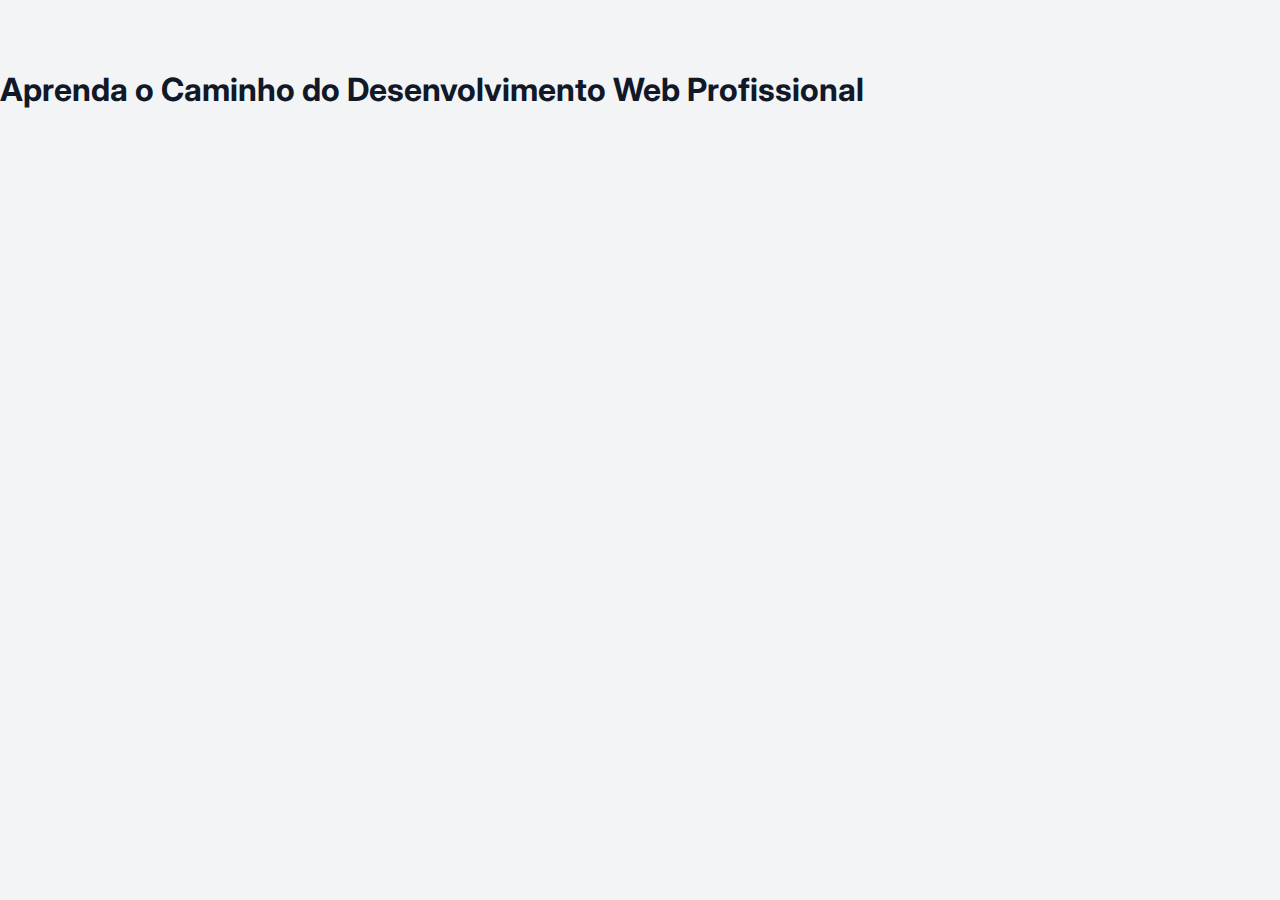
<file: index.html>
<!DOCTYPE html>
<html lang="pt-BR">
<head>
    <meta charset="UTF-8">
    <meta name="viewport" content="width=device-width, initial-scale=1.0">
    
    <title>Guia Profissional de Desenvolvimento Web</title>

    <link rel="preconnect" href="https://fonts.googleapis.com">
    <link rel="preconnect" href="https://fonts.gstatic.com" crossorigin>
    <link href="https://fonts.googleapis.com/css2?family=Inter:wght@400;700&family=Poppins:wght@600;700&display=swap" rel="stylesheet">
    
    <link rel="stylesheet" href="css/styles.css">
    
    <script src="js/app.js" defer></script>
</head>
<body>
    <header>
    </header>

    <main>
        <h1>Aprenda o Caminho do Desenvolvimento Web Profissional</h1>
    </main>

    <footer>
    </footer>
</body>
</html>
</file>
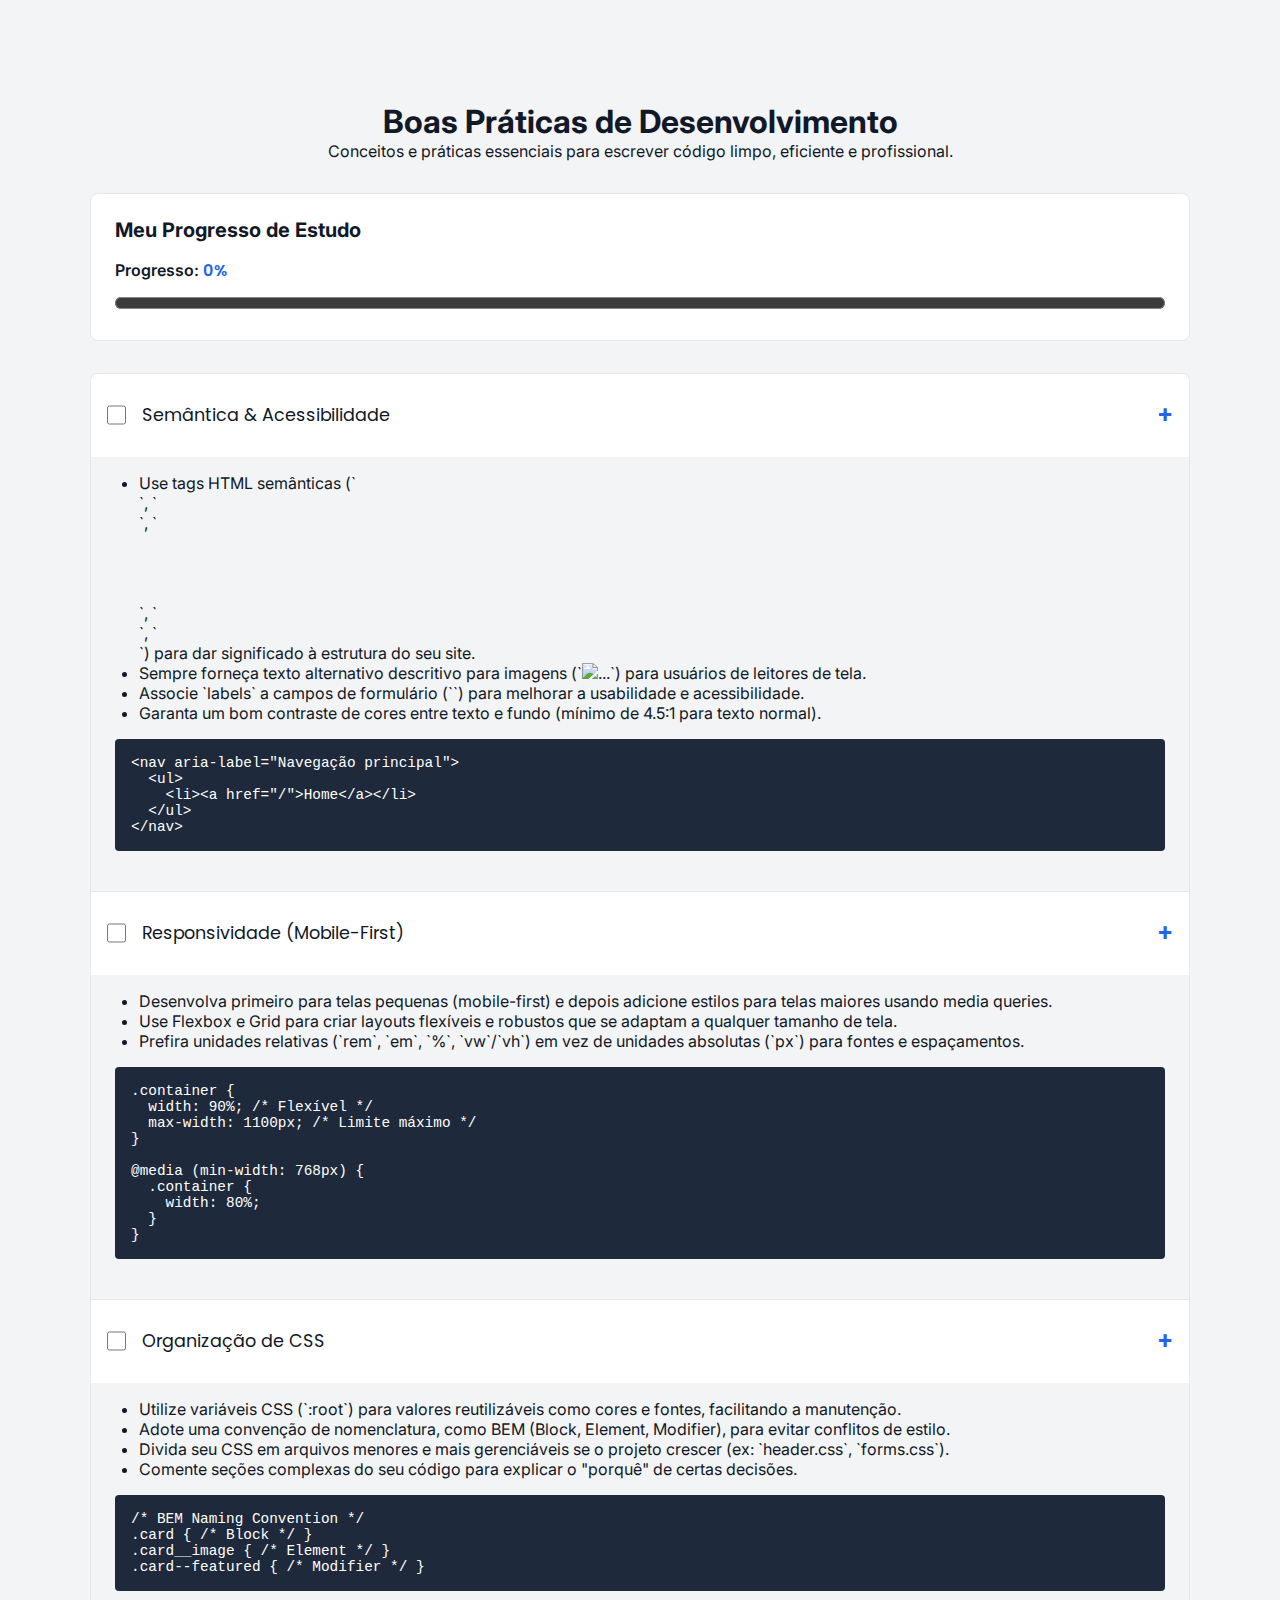
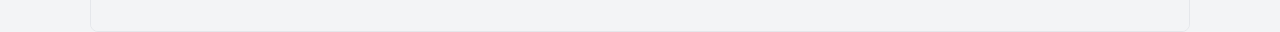
<file: boas-praticas.html>
<!DOCTYPE html>
<html lang="pt-BR">
<head>
    <meta charset="UTF-8">
    <meta name="viewport" content="width=device-width, initial-scale=1.0">
    
    <title>Boas Práticas - Guia Profissional</title>

    <link rel="preconnect" href="https://fonts.googleapis.com">
    <link rel="preconnect" href="https://fonts.gstatic.com" crossorigin>
    <link href="https://fonts.googleapis.com/css2?family=Inter:wght@400;700&family=Poppins:wght@600;700&display=swap" rel="stylesheet">
    
    <link rel="stylesheet" href="css/styles.css">
    
    <script src="js/app.js" defer></script>
</head>
<body>
    <header>
    </header>

    <main>
        <div class="container">
            <section class="page-intro">
                <h1>Boas Práticas de Desenvolvimento</h1>
                <p>Conceitos e práticas essenciais para escrever código limpo, eficiente e profissional.</p>
            </section>

            <section class="progress-section">
                <h2>Meu Progresso de Estudo</h2>
                <div class="progress-bar-container">
                    <label for="learning-progress">Progresso: <span id="progress-text">0%</span></label>
                    <progress id="learning-progress" max="100" value="0"></progress>
                </div>
            </section>

            <section class="accordion">
                
                <div class="accordion-item">
                    <div class="accordion-item-header">
                        <input type="checkbox" id="check-semantica" class="progress-checkbox" data-item="semantica">
                        <label for="check-semantica" class="sr-only">Marcar Semântica e Acessibilidade como concluído</label>
                        <button class="accordion-btn" aria-expanded="false" aria-controls="content-semantica">
                            Semântica & Acessibilidade
                            <span class="accordion-icon">+</span>
                        </button>
                    </div>
                    <div id="content-semantica" class="accordion-content" hidden>
                        <ul>
                            <li>Use tags HTML semânticas (`<header>`, `<nav>`, `<main>`, `<section>`, `<article>`) para dar significado à estrutura do seu site.</li>
                            <li>Sempre forneça texto alternativo descritivo para imagens (`<img alt="...">`) para usuários de leitores de tela.</li>
                            <li>Associe `labels` a campos de formulário (`<label for="id">`) para melhorar a usabilidade e acessibilidade.</li>
                            <li>Garanta um bom contraste de cores entre texto e fundo (mínimo de 4.5:1 para texto normal).</li>
                        </ul>
                        <div class="code-block">
                            <pre><code>&lt;nav aria-label="Navegação principal"&gt;
  &lt;ul&gt;
    &lt;li&gt;&lt;a href="/"&gt;Home&lt;/a&gt;&lt;/li&gt;
  &lt;/ul&gt;
&lt;/nav&gt;</code></pre>
                        </div>
                    </div>
                </div>

                <div class="accordion-item">
                    <div class="accordion-item-header">
                        <input type="checkbox" id="check-responsividade" class="progress-checkbox" data-item="responsividade">
                        <label for="check-responsividade" class="sr-only">Marcar Responsividade como concluído</label>
                        <button class="accordion-btn" aria-expanded="false" aria-controls="content-responsividade">
                            Responsividade (Mobile-First)
                            <span class="accordion-icon">+</span>
                        </button>
                    </div>
                    <div id="content-responsividade" class="accordion-content" hidden>
                        <ul>
                            <li>Desenvolva primeiro para telas pequenas (mobile-first) e depois adicione estilos para telas maiores usando media queries.</li>
                            <li>Use Flexbox e Grid para criar layouts flexíveis e robustos que se adaptam a qualquer tamanho de tela.</li>
                            <li>Prefira unidades relativas (`rem`, `em`, `%`, `vw`/`vh`) em vez de unidades absolutas (`px`) para fontes e espaçamentos.</li>
                        </ul>
                        <div class="code-block">
                            <pre><code>.container {
  width: 90%; /* Flexível */
  max-width: 1100px; /* Limite máximo */
}

@media (min-width: 768px) {
  .container {
    width: 80%;
  }
}</code></pre>
                        </div>
                    </div>
                </div>

                <div class="accordion-item">
                    <div class="accordion-item-header">
                         <input type="checkbox" id="check-css" class="progress-checkbox" data-item="css">
                        <label for="check-css" class="sr-only">Marcar Organização de CSS como concluído</label>
                        <button class="accordion-btn" aria-expanded="false" aria-controls="content-css">
                            Organização de CSS
                            <span class="accordion-icon">+</span>
                        </button>
                    </div>
                    <div id="content-css" class="accordion-content" hidden>
                        <ul>
                            <li>Utilize variáveis CSS (`:root`) para valores reutilizáveis como cores e fontes, facilitando a manutenção.</li>
                            <li>Adote uma convenção de nomenclatura, como BEM (Block, Element, Modifier), para evitar conflitos de estilo.</li>
                            <li>Divida seu CSS em arquivos menores e mais gerenciáveis se o projeto crescer (ex: `header.css`, `forms.css`).</li>
                            <li>Comente seções complexas do seu código para explicar o "porquê" de certas decisões.</li>
                        </ul>
                        <div class="code-block">
                            <pre><code>/* BEM Naming Convention */
.card { /* Block */ }
.card__image { /* Element */ }
.card--featured { /* Modifier */ }
</code></pre>
                        </div>
                    </div>
                </div>
            
            </section>
        </div>
    </main>

    <footer>
    </footer>
</body>
</html>
</file>
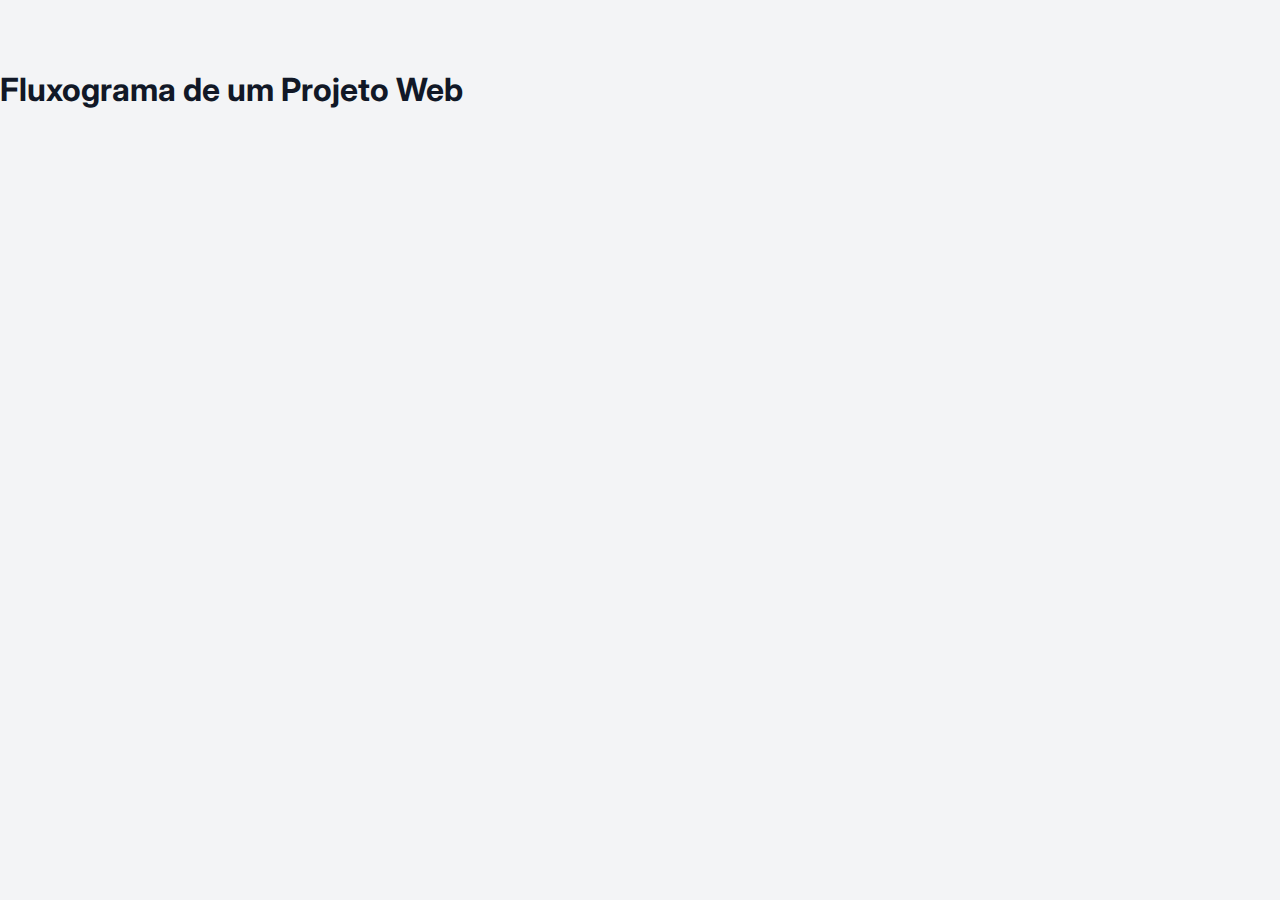
<file: fluxo.html>
<!DOCTYPE html>
<html lang="pt-BR">
<head>
    <meta charset="UTF-8">
    <meta name="viewport" content="width=device-width, initial-scale=1.0">
    
    <title>Fluxo de Projeto - Guia Profissional</title>

    <link rel="preconnect" href="https://fonts.googleapis.com">
    <link rel="preconnect" href="https://fonts.gstatic.com" crossorigin>
    <link href="https://fonts.googleapis.com/css2?family=Inter:wght@400;700&family=Poppins:wght@600;700&display=swap" rel="stylesheet">
    
    <link rel="stylesheet" href="css/styles.css">
    
    <script src="js/app.js" defer></script>
</head>
<body>
    <header>
    </header>

    <main>
        <h1>Fluxograma de um Projeto Web</h1>
    </main>

    <footer>
    </footer>
</body>
</html>
</file>
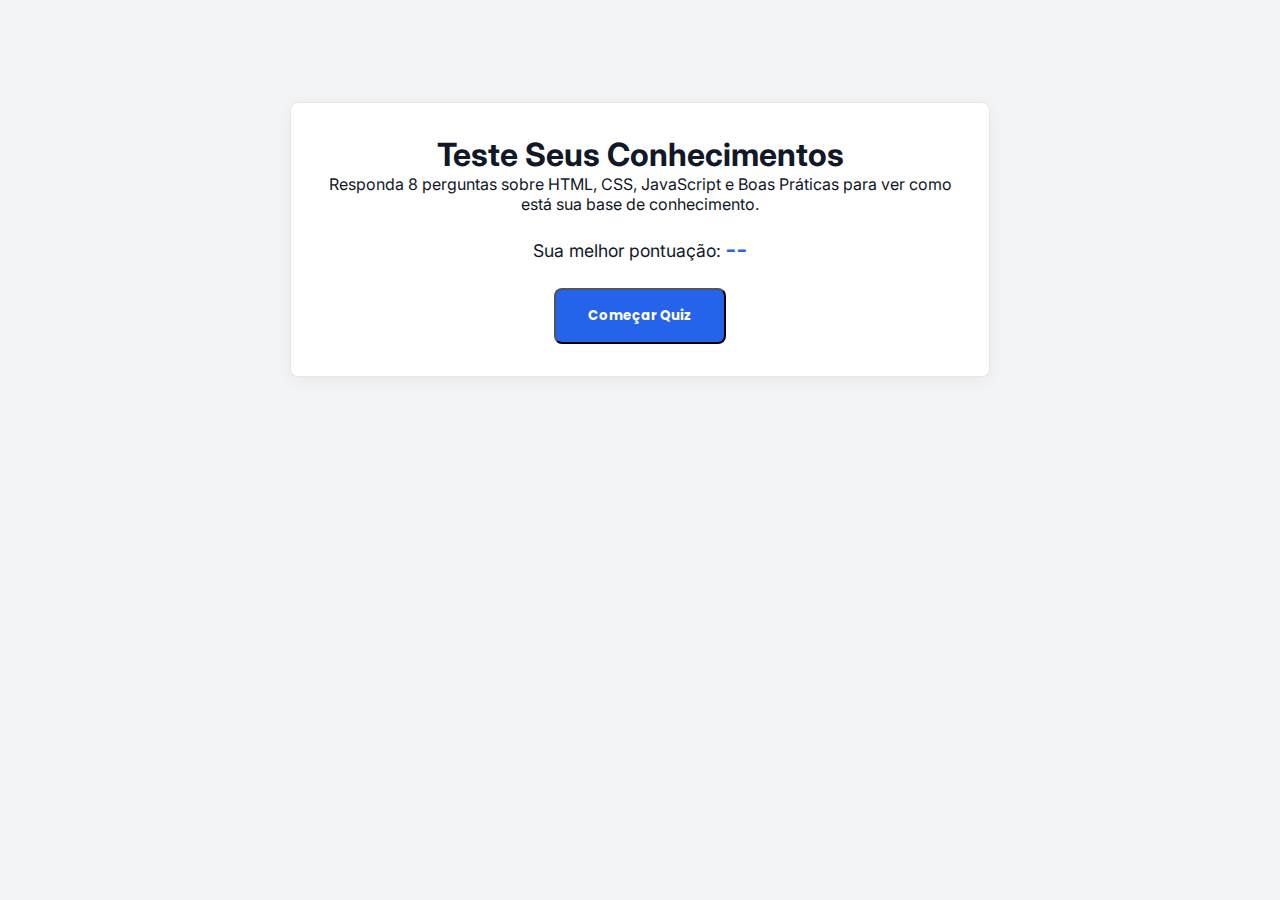
<file: quiz.html>
<!DOCTYPE html>
<html lang="pt-BR">
<head>
    <meta charset="UTF-8">
    <meta name="viewport" content="width=device-width, initial-scale=1.0">
    
    <title>Quiz - Guia Profissional</title>

    <link rel="preconnect" href="https://fonts.googleapis.com">
    <link rel="preconnect" href="https://fonts.gstatic.com" crossorigin>
    <link href="https://fonts.googleapis.com/css2?family=Inter:wght@400;700&family=Poppins:wght@600;700&display=swap" rel="stylesheet">
    
    <link rel="stylesheet" href="css/styles.css">
    
    <script src="js/app.js" defer></script>
</head>
<body>
    <header>
    </header>

    <main>
        <div class="container">
            <div class="quiz-container">
                <div id="quiz-start">
                    <h1>Teste Seus Conhecimentos</h1>
                    <p>Responda 8 perguntas sobre HTML, CSS, JavaScript e Boas Práticas para ver como está sua base de conhecimento.</p>
                    <p class="best-score-display">Sua melhor pontuação: <strong id="best-score-start">--</strong></p>
                    <button id="start-quiz-btn" class="btn-cta">Começar Quiz</button>
                </div>

                <div id="quiz-question-screen" hidden>
                    <div class="quiz-header">
                        <p>Questão <span id="question-number">1</span> de <span id="total-questions">8</span></p>
                    </div>
                    <h2 id="question-text">Qual tag HTML é usada para criar um link?</h2>
                    <div id="answer-options" class="answer-options">
                    </div>
                    <button id="next-question-btn" class="btn-cta" disabled>Próxima Questão</button>
                    <p id="feedback-text" class="feedback"></p>
                </div>

                <div id="quiz-results" hidden>
                    <h1>Quiz Finalizado!</h1>
                    <p class="final-score-text">Você acertou <strong id="final-score">0</strong> de <strong id="total-questions-results">8</strong> questões.</p>
                    <p class="best-score-display">Sua melhor pontuação de todos os tempos é: <strong id="best-score-end">--</strong></p>
                    <button id="restart-quiz-btn" class="btn-cta">Tentar Novamente</button>
                    <div class="explanations-container">
                        <h2>Revisão das Respostas</h2>
                        <div id="answer-explanations">
                        </div>
                    </div>
                </div>
            </div>
        </div>
    </main>

    <footer>
    </footer>
</body>
</html>
</file>
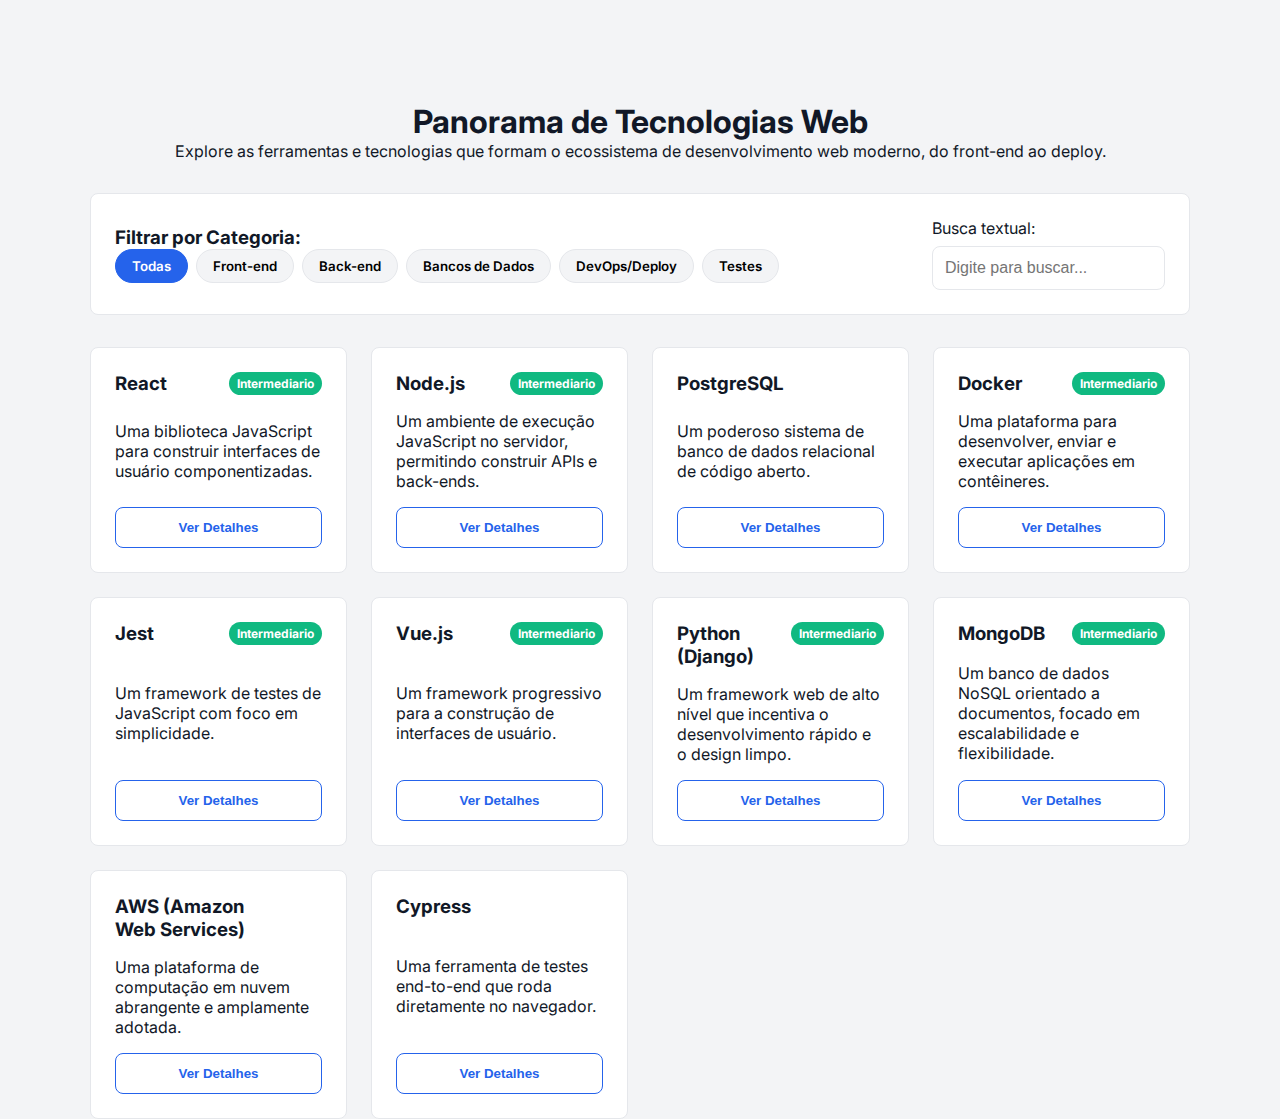
<file: tecnologias.html>
<!DOCTYPE html>
<html lang="pt-BR">
<head>
    <meta charset="UTF-8">
    <meta name="viewport" content="width=device-width, initial-scale=1.0">
    
    <title>Tecnologias Web - Guia Profissional</title>

    <link rel="preconnect" href="https://fonts.googleapis.com">
    <link rel="preconnect" href="https://fonts.gstatic.com" crossorigin>
    <link href="https://fonts.googleapis.com/css2?family=Inter:wght@400;700&family=Poppins:wght@600;700&display=swap" rel="stylesheet">
    
    <link rel="stylesheet" href="css/styles.css">
    
    <script src="js/app.js" defer></script>
</head>
<body>
    <header>
    </header>

    <main>
        <div class="container">
            <section class="page-intro">
                <h1>Panorama de Tecnologias Web</h1>
                <p>Explore as ferramentas e tecnologias que formam o ecossistema de desenvolvimento web moderno, do front-end ao deploy.</p>
            </section>

            <section class="filtering-tools" aria-labelledby="filter-title">
                <h2 id="filter-title" class="sr-only">Ferramentas de Filtragem</h2>
                <div class="filters-container">
                    <h3>Filtrar por Categoria:</h3>
                    <div class="filter-buttons">
                        <button class="filter-btn active" data-category="all">Todas</button>
                        <button class="filter-btn" data-category="frontend">Front-end</button>
                        <button class="filter-btn" data-category="backend">Back-end</button>
                        <button class="filter-btn" data-category="database">Bancos de Dados</button>
                        <button class="filter-btn" data-category="devops">DevOps/Deploy</button>
                        <button class="filter-btn" data-category="testing">Testes</button>
                    </div>
                </div>
                <div class="search-container">
                    <label for="search-input">Busca textual:</label>
                    <input type="search" id="search-input" placeholder="Digite para buscar...">
                </div>
            </section>

            <section class="tech-grid-section" aria-live="polite">
                <div id="tech-grid" class="tech-grid">
                    <article class="tech-card" data-category="frontend">
                        <div class="card-header">
                            <h3>React</h3>
                            <span class="badge" data-level="intermediario">Intermediário</span>
                        </div>
                        <p>Uma biblioteca JavaScript para construir interfaces de usuário.</p>
                        <button class="details-btn" data-tech="react">Ver Detalhes</button>
                    </article>
                    
                    <article class="tech-card" data-category="backend">
                        <div class="card-header">
                            <h3>Node.js</h3>
                            <span class="badge" data-level="intermediario">Intermediário</span>
                        </div>
                        <p>Um ambiente de execução JavaScript no servidor.</p>
                        <button class="details-btn" data-tech="nodejs">Ver Detalhes</button>
                    </article>

                    <article class="tech-card" data-category="database">
                         <div class="card-header">
                            <h3>PostgreSQL</h3>
                            <span class="badge" data-level="avancado">Avançado</span>
                        </div>
                        <p>Um poderoso sistema de banco de dados relacional de código aberto.</p>
                        <button class="details-btn" data-tech="postgresql">Ver Detalhes</button>
                    </article>
                </div>
                 <p id="no-results" class="no-results-message" style="display: none;">Nenhuma tecnologia encontrada com os critérios selecionados.</p>
            </section>
        </div>

        <div id="tech-modal" class="modal-overlay" role="dialog" aria-modal="true" aria-labelledby="modal-title" style="display: none;">
            <div class="modal-content">
                <button id="close-modal" class="close-btn" aria-label="Fechar modal">&times;</button>
                <h2 id="modal-title">Nome da Tecnologia</h2>
                <p id="modal-description">Descrição completa sobre para que serve.</p>
                
                <div class="pros-cons">
                    <div>
                        <h3>Prós</h3>
                        <ul id="modal-pros"></ul>
                    </div>
                    <div>
                        <h3>Contras</h3>
                        <ul id="modal-cons"></ul>
                    </div>
                </div>

                <h3>Quando escolher <span id="modal-tech-name">X</span>?</h3>
                <ul id="modal-when-to-choose"></ul>

                <a href="#" id="modal-link" target="_blank" rel="noopener noreferrer">Link Oficial</a>
            </div>
        </div>
    </main>

    <footer>
    </footer>
</body>
</html>
</file>
<file: css/styles.css>
/* === FONTES E ESTILOS GLOBAIS === */
@import url('https://fonts.googleapis.com/css2?family=Inter:wght@400;700&family=Poppins:wght@600;700&display=swap');

:root {
  /* Paleta de Cores */
  --cor-primaria: #2563EB;
  --cor-secundaria: #10B981;
  --cor-texto: #111827;
  --cor-fundo-claro: #F3F4F6;
  --cor-bordas: #E5E7EB;
  --cor-branco: #FFFFFF;

  /* Tipografia */
  --fonte-titulos: 'Poppins', sans-serif;
  --fonte-texto: 'Inter', sans-serif;

  /* Espaçamento */
  --header-height: 70px;
}

* {
  margin: 0;
  padding: 0;
  box-sizing: border-box;
}

html {
  scroll-behavior: smooth;
}

body {
  font-family: var(--fonte-texto);
  color: var(--cor-texto);
  background-color: var(--cor-fundo-claro);
  -webkit-font-smoothing: antialiased;
}

.container {
  width: 90%;
  max-width: 1100px;
  margin: 0 auto;
}

/* === HEADER === */
.site-header {
  background-color: var(--cor-branco);
  border-bottom: 1px solid var(--cor-bordas);
  height: var(--header-height);
  position: fixed;
  top: 0;
  left: 0;
  width: 100%;
  z-index: 1000;
}

.site-header .container {
  display: flex;
  justify-content: space-between;
  align-items: center;
  height: 100%;
}

.logo-text {
  font-family: var(--fonte-titulos);
  font-weight: 700;
  font-size: 1.25rem;
  color: var(--cor-primaria);
  text-decoration: none;
}

/* Esconde o menu principal no mobile */
.main-nav .menu {
  display: none;
}

/* Estilo do botão hambúrguer */
.menu-hamburguer {
  background: none;
  border: none;
  cursor: pointer;
  display: flex;
  flex-direction: column;
  gap: 5px;
  padding: 5px;
}

.menu-hamburguer span {
  display: block;
  width: 25px;
  height: 3px;
  background-color: var(--cor-texto);
}

/* === MAIN CONTENT === */
main {
  padding-top: var(--header-height);
}

/* Seção Hero */
.hero {
  text-align: center;
  padding: 4rem 0;
  background-color: var(--cor-branco);
}

.hero h2 {
  font-size: 2rem;
  margin-bottom: 1rem;
  color: var(--cor-texto);
  max-width: 600px;
  margin-left: auto;
  margin-right: auto;
}

.hero p {
  font-size: 1.1rem;
  margin-bottom: 2rem;
  max-width: 500px;
  margin-left: auto;
  margin-right: auto;
}

.btn-cta {
  background-color: var(--cor-primaria);
  color: var(--cor-branco);
  padding: 1rem 2rem;
  border-radius: 8px;
  text-decoration: none;
  font-weight: 700;
  font-family: var(--fonte-titulos);
  transition: background-color 0.3s ease;
}

.btn-cta:hover {
  background-color: #1D4ED8;
}

/* Seção de Definições */
.definitions-section {
  padding: 4rem 0;
}

.definitions-section h2 {
  text-align: center;
  font-size: 1.75rem;
  margin-bottom: 3rem;
  color: var(--cor-texto);
}

.cards-container {
  display: grid;
  grid-template-columns: 1fr;
  gap: 2rem;
}

.card {
  background-color: var(--cor-branco);
  border: 1px solid var(--cor-bordas);
  border-radius: 8px;
  padding: 1.5rem;
  box-shadow: 0 4px 6px rgba(0,0,0,0.05);
}

.card h3 {
  margin-bottom: 1rem;
  font-size: 1.25rem;
}

.card p {
  margin-bottom: 1rem;
}

.code-block {
  background-color: #1E293B;
  color: var(--cor-branco);
  padding: 1rem;
  border-radius: 4px;
  margin-bottom: 1rem;
  font-family: 'Courier New', Courier, monospace;
  font-size: 0.9rem;
  overflow-x: auto;
}

/* === FOOTER === */
.site-footer {
  background-color: var(--cor-texto);
  color: var(--cor-fundo-claro);
  padding: 3rem 0;
  text-align: center;
}

.site-footer .container {
  display: flex;
  flex-direction: column;
  gap: 2rem;
}

.footer-links h4 {
  font-family: var(--fonte-titulos);
  margin-bottom: 1rem;
  color: var(--cor-branco);
}

.footer-links ul {
  list-style-type: none;
}

.footer-links ul li a {
  color: var(--cor-bordas);
  text-decoration: none;
  padding: 0.25rem 0;
  display: inline-block;
}

.footer-links ul li a:hover {
  color: var(--cor-secundaria);
}

.footer-credits p {
  font-size: 0.9rem;
  color: var(--cor-bordas);
}

/* === MEDIA QUERIES - A partir de 768px (tablets e desktops) === */
@media (min-width: 768px) {
  /* Header */
  .menu-hamburguer {
    display: none;
  }

  .main-nav .menu {
    display: flex;
    list-style-type: none;
    gap: 1.5rem;
  }

  .main-nav .menu a {
    text-decoration: none;
    color: var(--cor-texto);
    font-weight: 600;
    position: relative;
    padding: 0.5rem 0;
  }
  
  .main-nav .menu a::after {
    content: '';
    position: absolute;
    bottom: 0;
    left: 0;
    width: 0;
    height: 2px;
    background-color: var(--cor-primaria);
    transition: width 0.3s ease;
  }

  .main-nav .menu a:hover::after {
    width: 100%;
  }

  /* Cards */
  .cards-container {
    grid-template-columns: repeat(3, 1fr);
  }

  /* Footer */
  .site-footer .container {
    flex-direction: row;
    justify-content: space-between;
    text-align: left;
  }
}

/* === ESTILOS DO MENU MOBILE ATIVO === */
.main-nav .menu.active {
    display: flex;
    flex-direction: column;
    position: absolute;
    top: var(--header-height);
    right: 0;
    background-color: var(--cor-branco);
    width: 80%;
    max-width: 300px;
    height: calc(100vh - var(--header-height));
    padding: 2rem;
    box-shadow: -5px 0px 15px rgba(0,0,0,0.1);
    animation: slideIn 0.3s ease-in-out;
}

.main-nav .menu.active li {
    width: 100%;
    text-align: center;
    padding: 1rem 0;
}

.main-nav .menu.active a {
    color: var(--cor-texto);
    font-size: 1.2rem;
}

/* Animação para o menu surgir */

/* =================================== */
/* === PÁGINA BOAS PRÁTICAS === */
/* =================================== */

.progress-section {
  background-color: var(--cor-branco);
  padding: 1.5rem;
  border-radius: 8px;
  border: 1px solid var(--cor-bordas);
  margin-bottom: 2rem;
}

.progress-section h2 {
    margin-bottom: 1rem;
    font-size: 1.25rem;
}

.progress-bar-container label {
    font-weight: 600;
    margin-bottom: 0.5rem;
    display: block;
}

#progress-text {
    font-family: var(--fonte-titulos);
    color: var(--cor-primaria);
}

progress#learning-progress {
  width: 100%;
  height: 1.5rem;
  accent-color: var(--cor-secundaria); /* Maneira moderna de colorir */
  
  /* Fallback para navegadores mais antigos */
  color: var(--cor-secundaria);
}

/* Customização para Chrome/Safari */
progress#learning-progress::-webkit-progress-bar {
  background-color: var(--cor-fundo-claro);
  border-radius: 8px;
}
progress#learning-progress::-webkit-progress-value {
  background-color: var(--cor-secundaria);
  border-radius: 8px;
  transition: width 0.3s ease;
}

/* Customização para Firefox */
progress#learning-progress::-moz-progress-bar {
  background-color: var(--cor-secundaria);
  border-radius: 8px;
}

.accordion {
  border: 1px solid var(--cor-bordas);
  border-radius: 8px;
  overflow: hidden; /* Garante que os cantos arredondados funcionem nos itens */
}

.accordion-item {
  border-bottom: 1px solid var(--cor-bordas);
}
.accordion-item:last-child {
  border-bottom: none;
}

.accordion-item-header {
    display: flex;
    align-items: center;
    gap: 1rem;
    padding: 0 1rem;
    background-color: var(--cor-branco);
}

.progress-checkbox {
    width: 20px;
    height: 20px;
    accent-color: var(--cor-primaria);
}

.accordion-btn {
  background: none;
  border: none;
  cursor: pointer;
  padding: 1.5rem 0;
  width: 100%;
  text-align: left;
  font-family: var(--fonte-titulos);
  font-size: 1.1rem;
  color: var(--cor-texto);
  display: flex;
  justify-content: space-between;
  align-items: center;
}

.accordion-icon {
  font-size: 1.5rem;
  font-weight: 600;
  color: var(--cor-primaria);
  transition: transform 0.3s ease;
}

/* Estilo do botão quando o conteúdo está expandido */
.accordion-btn[aria-expanded="true"] .accordion-icon {
    transform: rotate(45deg);
}
.accordion-btn[aria-expanded="true"] {
    color: var(--cor-primaria);
}

.accordion-content {
  padding: 0 1.5rem 1.5rem 1.5rem;
  background-color: var(--cor-fundo-claro);
  display: grid;
  grid-template-rows: 0fr; /* Truque para animação: começa com 0 frações de altura */
  transition: grid-template-rows 0.3s ease-out;
}

.accordion-content > div {
    overflow: hidden; /* Essencial para o truque de animação funcionar */
}

/* Estilo do conteúdo quando está visível */
.accordion-content:not([hidden]) {
    grid-template-rows: 1fr; /* Quando não está escondido, ocupa 1 fração de altura */
}

.accordion-content ul {
    margin: 1rem 0;
    padding-left: 1.5rem;
}
@keyframes slideIn {
    from {
        transform: translateX(100%);
    }
    to {
        transform: translateX(0);
    }
}

/* =================================== */
/* === PÁGINA TECNOLOGIAS === */
/* =================================== */

/* Classe de acessibilidade para esconder visualmente */
.sr-only {
  position: absolute;
  width: 1px;
  height: 1px;
  padding: 0;
  margin: -1px;
  overflow: hidden;
  clip: rect(0, 0, 0, 0);
  white-space: nowrap;
  border-width: 0;
}

.page-intro {
  text-align: center;
  padding: 2rem 0;
}

.filtering-tools {
  background-color: var(--cor-branco);
  padding: 1.5rem;
  border-radius: 8px;
  border: 1px solid var(--cor-bordas);
  margin-bottom: 2rem;
  display: flex;
  flex-direction: column;
  gap: 1.5rem;
}

.filter-buttons {
  display: flex;
  flex-wrap: wrap;
  gap: 0.5rem;
}

.filter-btn {
  background-color: var(--cor-fundo-claro);
  border: 1px solid var(--cor-bordas);
  border-radius: 20px;
  padding: 0.5rem 1rem;
  font-family: var(--fonte-texto);
  font-weight: 600;
  cursor: pointer;
  transition: all 0.2s ease;
}

.filter-btn:hover {
  background-color: var(--cor-bordas);
}

.filter-btn.active {
  background-color: var(--cor-primaria);
  color: var(--cor-branco);
  border-color: var(--cor-primaria);
}

.search-container {
  display: flex;
  flex-direction: column;
  gap: 0.5rem;
}

#search-input {
  width: 100%;
  padding: 0.75rem;
  border: 1px solid var(--cor-bordas);
  border-radius: 8px;
  font-size: 1rem;
}

.tech-grid {
  display: grid;
  grid-template-columns: 1fr;
  gap: 1.5rem;
}

.tech-card {
  background-color: var(--cor-branco);
  border: 1px solid var(--cor-bordas);
  border-radius: 8px;
  padding: 1.5rem;
  display: flex;
  flex-direction: column;
  justify-content: space-between;
}

.tech-card .card-header {
  display: flex;
  justify-content: space-between;
  align-items: flex-start;
  margin-bottom: 1rem;
}

.tech-card h3 {
  margin-bottom: 0;
}

.badge {
  font-size: 0.75rem;
  font-weight: 700;
  padding: 0.25rem 0.5rem;
  border-radius: 12px;
  color: var(--cor-branco);
  text-transform: capitalize;
}

.badge[data-level="básico"] { background-color: #3B82F6; } /* Azul */
.badge[data-level="intermediario"] { background-color: var(--cor-secundaria); } /* Verde */
.badge[data-level="avançado"] { background-color: #EF4444; } /* Vermelho */

.details-btn {
  background-color: transparent;
  border: 1px solid var(--cor-primaria);
  color: var(--cor-primaria);
  padding: 0.75rem;
  border-radius: 8px;
  cursor: pointer;
  font-weight: 600;
  margin-top: 1rem;
  transition: all 0.2s ease;
}

.details-btn:hover {
  background-color: var(--cor-primaria);
  color: var(--cor-branco);
}

.no-results-message {
    text-align: center;
    padding: 2rem;
    font-weight: 600;
}


/* === ESTILOS DO MODAL === */
.modal-overlay {
  position: fixed;
  top: 0;
  left: 0;
  width: 100%;
  height: 100%;
  background-color: rgba(17, 24, 39, 0.7); /* Cor --cor-texto com transparência */
  display: flex;
  justify-content: center;
  align-items: center;
  z-index: 2000;
  padding: 1rem;
}

.modal-content {
  background-color: var(--cor-branco);
  padding: 2rem;
  border-radius: 8px;
  max-width: 600px;
  width: 100%;
  position: relative;
  max-height: 90vh;
  overflow-y: auto;
}

.close-btn {
  position: absolute;
  top: 1rem;
  right: 1rem;
  background: none;
  border: none;
  font-size: 2rem;
  cursor: pointer;
  line-height: 1;
}

.modal-content h2 {
  margin-bottom: 1.5rem;
}

.pros-cons {
    display: grid;
    grid-template-columns: 1fr;
    gap: 1.5rem;
    margin: 1.5rem 0;
}

.pros-cons ul {
    list-style-position: inside;
}

.modal-content a {
    color: var(--cor-primaria);
    font-weight: 600;
    display: inline-block;
    margin-top: 1.5rem;
}

/* === MEDIA QUERIES para PÁGINA TECNOLOGIAS === */
@media (min-width: 768px) {
  .filtering-tools {
    flex-direction: row;
    justify-content: space-between;
    align-items: center;
  }

  .search-container {
      max-width: 300px;
  }

  .tech-grid {
    /* Mínimo de 250px por card, máximo de 1fr (ocupa o espaço disponível) */
    grid-template-columns: repeat(auto-fill, minmax(250px, 1fr));
  }
  
  .pros-cons {
    grid-template-columns: 1fr 1fr;
  }
}

/* =================================== */
/* === PÁGINA FLUXO DE PROJETO === */
/* =================================== */

.flowchart-section {
    margin-bottom: 4rem;
    text-align: center;
}

.flowchart-container img {
    max-width: 100%;
    height: auto;
    background-color: var(--cor-branco);
    padding: 1rem;
    border: 1px solid var(--cor-bordas);
    border-radius: 8px;
}

.timeline-section h2 {
    text-align: center;
    margin-bottom: 3rem;
}

.timeline {
    display: flex;
    overflow-x: auto; /* Permite rolar horizontalmente em telas pequenas */
    padding: 2rem 0;
    /* Melhora a experiência de rolagem */
    -webkit-overflow-scrolling: touch;
    scrollbar-width: thin;
    scrollbar-color: var(--cor-primaria) var(--cor-fundo-claro);
}
/* Estilo da barra de rolagem para Chrome/Safari */
.timeline::-webkit-scrollbar { height: 8px; }
.timeline::-webkit-scrollbar-track { background: var(--cor-fundo-claro); }
.timeline::-webkit-scrollbar-thumb { background-color: var(--cor-primaria); border-radius: 4px; }


.timeline-step {
    flex: 1 0 120px; /* Não encolhe, não cresce, base de 120px */
    position: relative;
    text-align: center;
    padding: 0 1rem;
}

/* A linha que conecta as etapas */
.timeline-step::after {
    content: '';
    position: absolute;
    top: 20px; /* Alinha verticalmente com o centro do círculo */
    left: 50%;
    transform: translateY(-50%);
    width: 100%;
    height: 4px;
    background-color: var(--cor-bordas);
    z-index: 1;
}

/* Remove a linha do último item */
.timeline-step:last-child::after {
    display: none;
}

.step-number {
    width: 40px;
    height: 40px;
    border-radius: 50%;
    background-color: var(--cor-branco);
    border: 3px solid var(--cor-bordas);
    display: flex;
    justify-content: center;
    align-items: center;
    font-weight: 700;
    font-family: var(--fonte-titulos);
    margin: 0 auto;
    position: relative;
    z-index: 2; /* Fica na frente da linha */
    transition: all 0.3s ease;
}

.step-title {
    margin-top: 1rem;
    font-weight: 600;
}

/* Efeito Hover na Linha do Tempo */
.timeline-step:hover .step-number {
    border-color: var(--cor-primaria);
    color: var(--cor-primaria);
    transform: scale(1.1);
}


/* === ESTILOS DO TOOLTIP === */
.tooltip {
    position: absolute; /* Será posicionado pelo JS */
    background-color: var(--cor-texto);
    color: var(--cor-branco);
    padding: 1rem;
    border-radius: 8px;
    width: 280px;
    z-index: 10;
    box-shadow: 0 4px 15px rgba(0,0,0,0.2);
    transition: opacity 0.2s ease, transform 0.2s ease;
}

.tooltip[hidden] {
    display: none; /* Garante que está escondido por padrão */
}

.tooltip h4 {
    font-family: var(--fonte-titulos);
    color: var(--cor-secundaria);
    margin-bottom: 0.5rem;
}

.tooltip p {
    font-size: 0.9rem;
    margin-bottom: 0.5rem;
}

/* Seta do Tooltip (feita com CSS) */
.tooltip-arrow {
    position: absolute;
    bottom: -10px;
    left: 50%;
    transform: translateX(-50%);
    width: 0; 
    height: 0; 
    border-left: 10px solid transparent;
    border-right: 10px solid transparent;
    border-top: 10px solid var(--cor-texto);
}

/* =================================== */
/* === PÁGINA QUIZ === */
/* =================================== */

.quiz-container {
    background-color: var(--cor-branco);
    border: 1px solid var(--cor-bordas);
    border-radius: 8px;
    padding: 2rem;
    max-width: 700px;
    margin: 2rem auto;
    box-shadow: 0 4px 15px rgba(0,0,0,0.05);
    text-align: center;
}

.best-score-display {
    margin: 1.5rem 0;
    font-size: 1.1rem;
    color: var(--cor-texto);
}

.best-score-display strong {
    font-family: var(--fonte-titulos);
    color: var(--cor-primaria);
}

/* Tela de Pergunta */
.quiz-header {
    text-align: right;
    font-weight: 600;
    color: #6B7280; /* cinza */
    margin-bottom: 2rem;
}

#question-text {
    font-size: 1.5rem;
    margin-bottom: 2rem;
    text-align: left;
}

.answer-options {
    display: flex;
    flex-direction: column;
    gap: 1rem;
    margin-bottom: 2rem;
    text-align: left;
}

.option {
    border: 2px solid var(--cor-bordas);
    border-radius: 8px;
    padding: 1rem;
    cursor: pointer;
    transition: all 0.2s ease;
    display: flex;
    align-items: center;
    gap: 1rem;
}

.option:hover {
    border-color: var(--cor-primaria);
}

.option label {
    flex-grow: 1;
    cursor: pointer;
}

/* Estilo para a opção selecionada */
.option.selected {
    border-color: var(--cor-primaria);
    background-color: #DBEAFE; /* Azul bem claro */
}

/* Feedback Visual */
.option.correct {
    border-color: var(--cor-secundaria);
    background-color: #D1FAE5; /* Verde bem claro */
    color: #065F46; /* Verde escuro */
}

.option.incorrect {
    border-color: #EF4444; /* Vermelho */
    background-color: #FEE2E2; /* Vermelho bem claro */
    color: #991B1B; /* Vermelho escuro */
}

#next-question-btn:disabled {
    background-color: #9CA3AF; /* Cinza */
    cursor: not-allowed;
}

.feedback {
    min-height: 24px;
    font-weight: bold;
    margin-top: 1rem;
}

/* Tela de Resultados */
.final-score-text {
    font-size: 1.75rem;
    margin: 1.5rem 0;
}
.final-score-text strong {
    color: var(--cor-primaria);
    font-size: 2rem;
}

.explanations-container {
    margin-top: 3rem;
    text-align: left;
}

.explanation-item {
    background-color: var(--cor-fundo-claro);
    border-radius: 8px;
    padding: 1rem;
    margin-bottom: 1rem;
}

.explanation-item p {
    margin-bottom: 0.5rem;
}

.explanation-item .user-answer.incorrect {
    color: #991B1B;
    text-decoration: line-through;
}

.explanation-item .correct-answer {
    color: #065F46;
    font-weight: bold;
}
</file>
